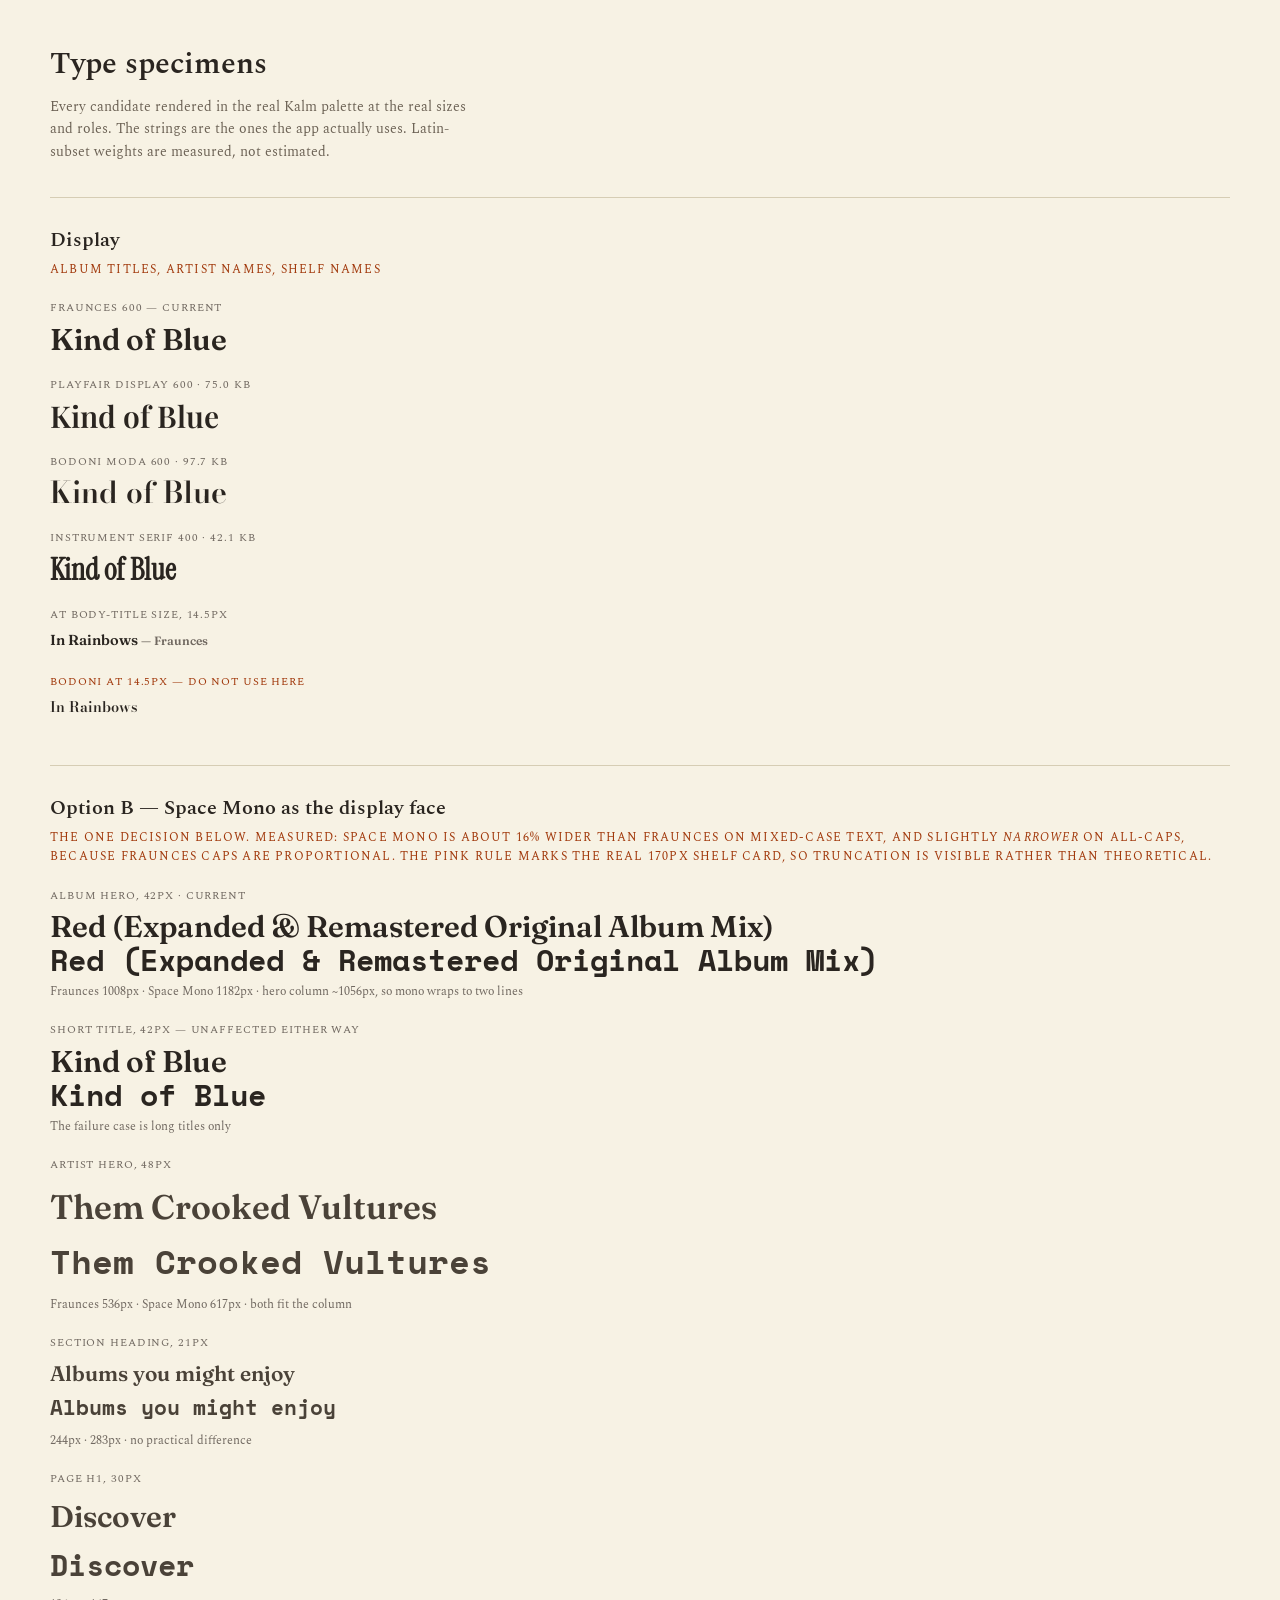
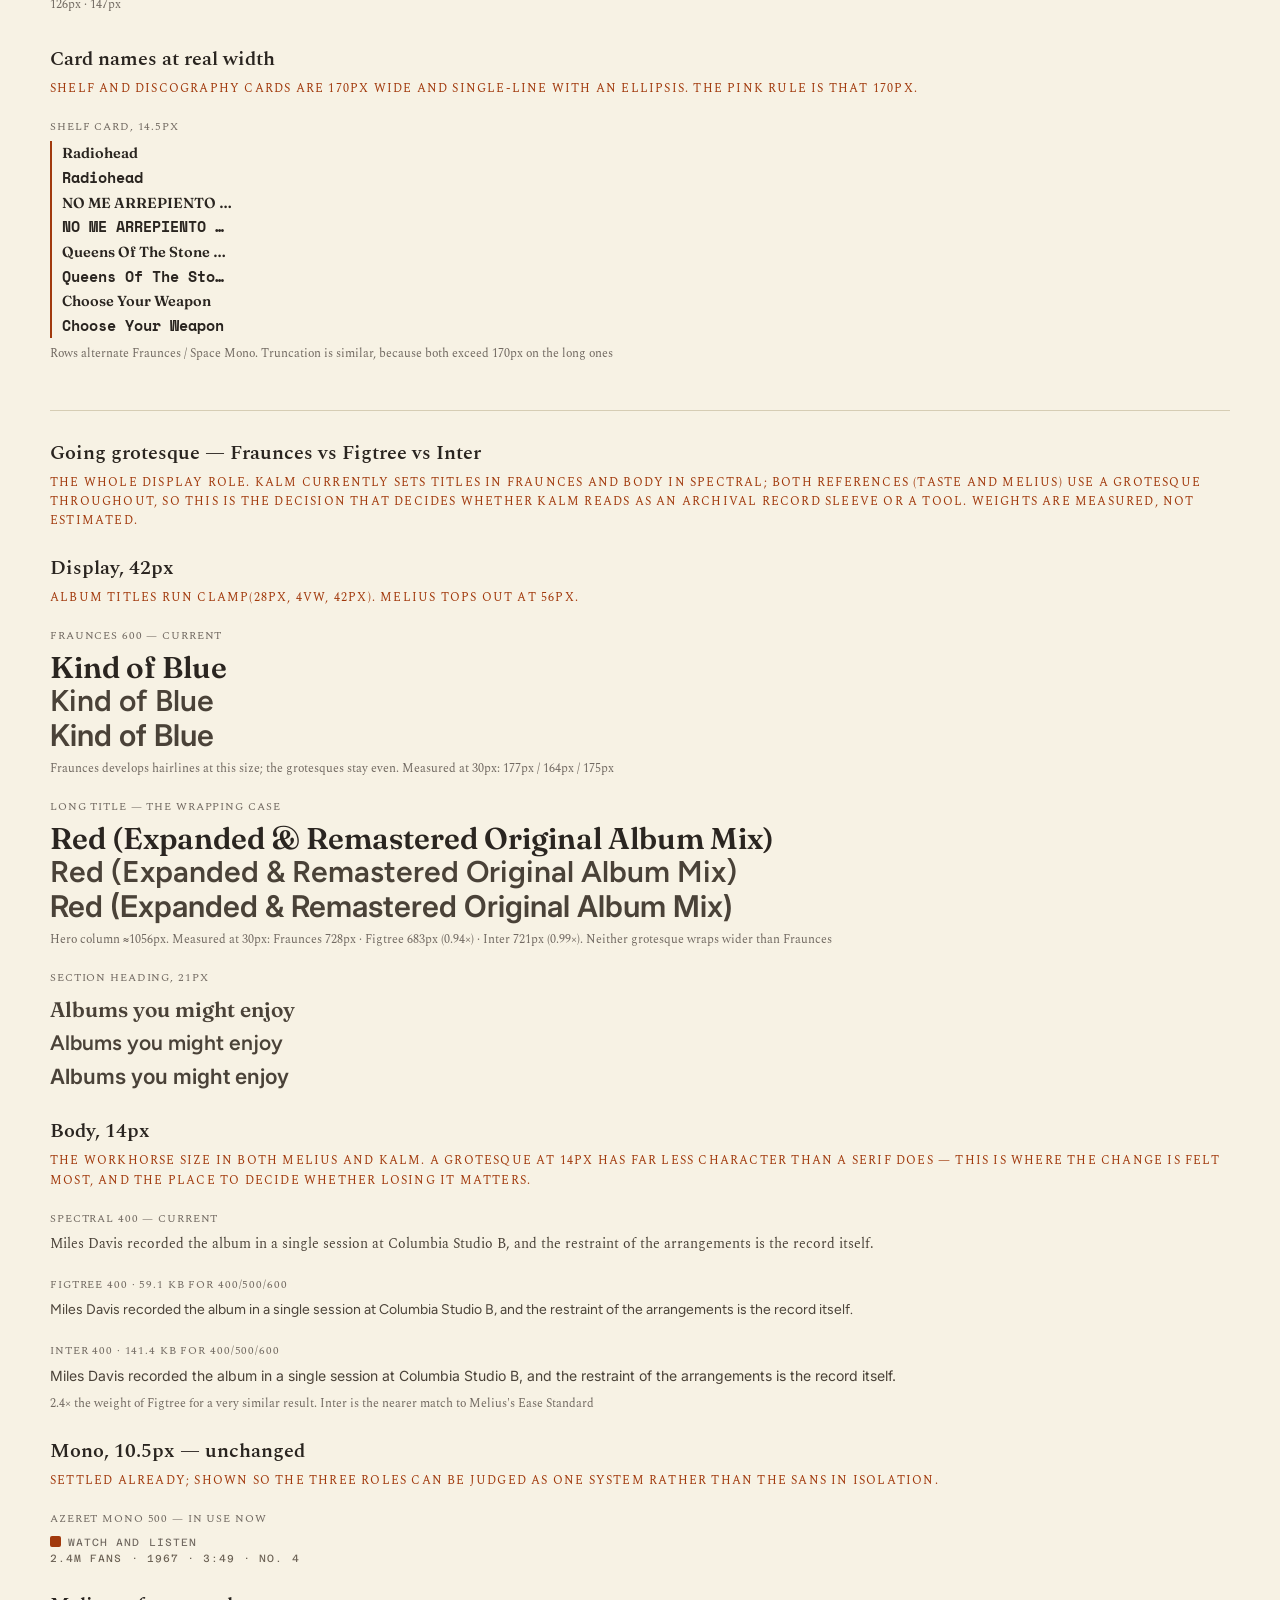
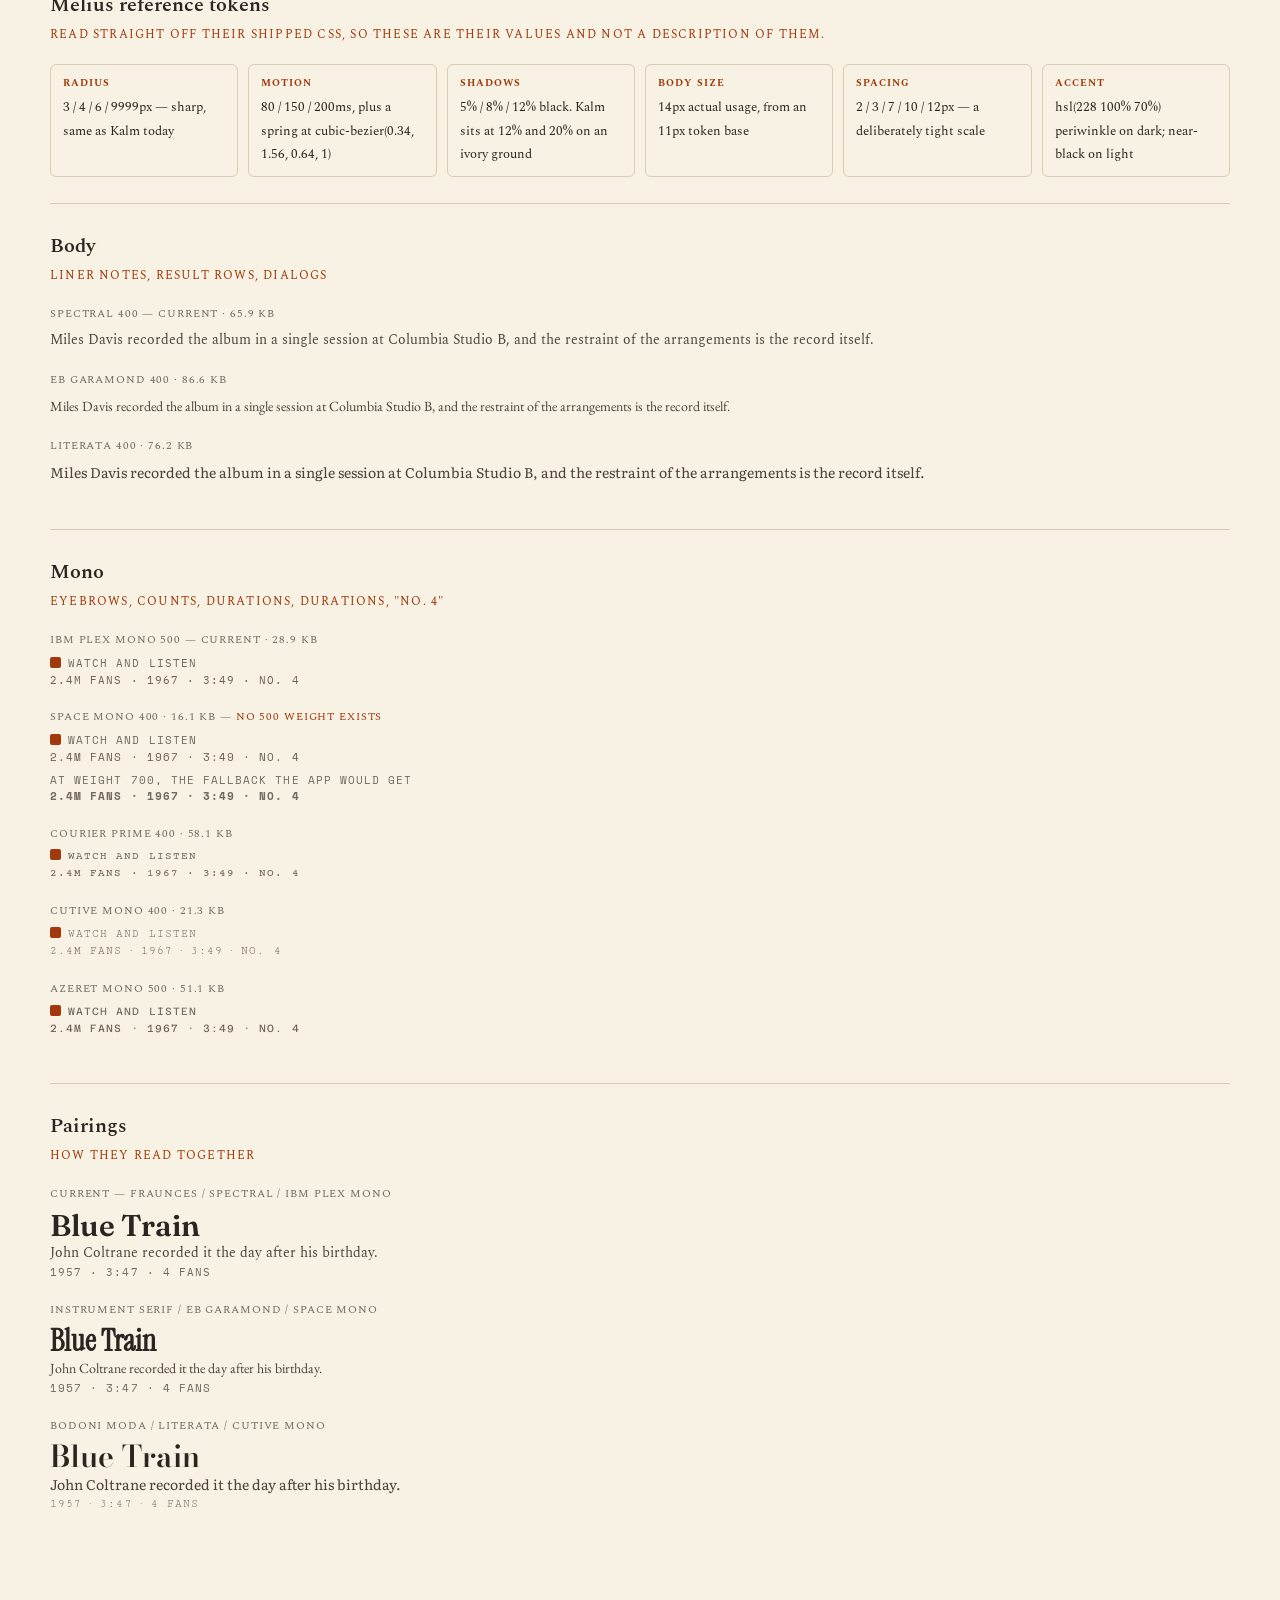
<file: type.html>
<!doctype html>
<html lang="en">
  <head>
    <meta charset="UTF-8" />
    <meta name="viewport" content="width=device-width, initial-scale=1.0" />
    <title>Kalm — type specimens</title>
    <link rel="preconnect" href="https://fonts.googleapis.com" />
    <link rel="preconnect" href="https://fonts.gstatic.com" crossorigin />
    <!-- Every candidate at once, so the page itself is the comparison and no
         switching is needed. Latin-subset weights measured at the bottom. -->
    <link href="https://fonts.googleapis.com/css2?family=Azeret+Mono:wght@400;500&family=Bodoni+Moda:opsz,wght@6..96,400..700&family=Courier+Prime:wght@400;700&family=Cutive+Mono&family=EB+Garamond:wght@400;500&family=Figtree:wght@400;500;600&family=Fraunces:opsz,wght@9..144,400..700&family=IBM+Plex+Mono:wght@400;500&family=Instrument+Serif&family=Inter:wght@400;500;600&family=Literata:wght@400;600&family=Playfair+Display:wght@500;600&family=Space+Mono:wght@400;700&family=Spectral:wght@400;500;600&display=swap" rel="stylesheet" />
    <style>
      /* Same tokens as styles.css, so the specimens are judged in the real
         palette rather than a neutral one. */
      :root {
        --bg: #f7f2e4; --surface: #fdfaf0; --surface-2: #f1ebd9; --surface-3: #e7e0cb;
        --ink: #4a4238; --ink-strong: #2a2520; --muted: #6b6154; --faint: #716961;
        --line: #d6cdb4; --accent: #a1390c; --accent-ink: #f7f2e4;
        --radius-control: 999px;
      }
      * { box-sizing: border-box; }
      body {
        margin: 0; padding: 40px 24px 80px;
        background: var(--bg); color: var(--ink);
        font-family: 'Spectral', Georgia, serif; font-size: 14.5px; line-height: 1.6;
        -webkit-font-smoothing: antialiased;
      }
      .wrap { max-width: 1180px; margin: 0 auto; }
      header { display: flex; align-items: baseline; justify-content: space-between; gap: 16px; margin-bottom: 8px; }
      h1 { margin: 0; color: var(--ink-strong); font-size: 30px; font-weight: 600; }
      .note { color: var(--muted); font-size: 14px; max-width: 62ch; margin: 0 0 34px; }
      button.toggle {
        padding: 7px 15px; border: 2px solid var(--line); border-radius: var(--radius-control);
        background: var(--surface-2); color: var(--ink-strong); cursor: pointer; font: inherit; font-size: 13.5px;
      }
      section { border-top: 1px solid var(--line); padding: 26px 0; }
      h2 { margin: 0 0 4px; color: var(--ink-strong); font-size: 20px; font-weight: 600; }
      .role { margin: 0 0 20px; color: var(--accent); font-size: 12px; letter-spacing: 0.1em; text-transform: uppercase; }
      .row { margin: 0 0 20px; }
      .name { display: block; color: var(--faint); font-size: 11px; letter-spacing: 0.08em; text-transform: uppercase; margin-bottom: 6px; }
      /* Real strings, at the real sizes and roles, so nothing is flattering. */
      .big { font-size: 30px; font-weight: 600; color: var(--ink-strong); line-height: 1.1; }
      .mid { font-size: 14.5px; font-weight: 600; color: var(--ink-strong); }
      .body { font-size: 14px; color: var(--ink); }
      .micro { font-size: 10.5px; letter-spacing: 0.1em; text-transform: uppercase; color: var(--faint); }
      .swatch { display: inline-block; width: 11px; height: 11px; border-radius: 2px; background: var(--accent); vertical-align: -1px; margin-right: 7px; }
      .cost { color: var(--faint); font-size: 12px; }
      /* Each candidate declares its own stack, so a swap is one line of CSS. */
      .d-fraunces { font-family: 'Fraunces', serif; }
      .d-playfair { font-family: 'Playfair Display', serif; }
      .d-bodoni  { font-family: 'Bodoni Moda', serif; }
      .d-instru  { font-family: 'Instrument Serif', serif; }
      .d-space   { font-family: 'Space Mono', 'Courier New', monospace; }
      .d-figtree { font-family: 'Figtree', system-ui, sans-serif; }
      .d-inter   { font-family: 'Inter', system-ui, sans-serif; }
      /* Melius reference tokens, quoted so the specimen is judged against the
         system it is imitating rather than in a vacuum. */
      .refgrid { display: grid; grid-template-columns: repeat(auto-fit, minmax(150px, 1fr)); gap: 10px; margin-top: 6px; }
      .refcell { border: 1px solid var(--line); border-radius: 6px; padding: 10px 12px; }
      .refcell b { display: block; color: var(--accent); font-family: var(--font-mono); font-size: 10px; letter-spacing: 0.1em; text-transform: uppercase; margin-bottom: 5px; }
      .refcell span { color: var(--ink-strong); font-size: 13px; }
      /* Real card width, with the boundary drawn so truncation is visible. */
      .cardbox { border-left: 2px solid var(--accent); padding-left: 10px; }
      .cname {
        font-size: 14.5px; font-weight: 600; color: var(--ink-strong);
        white-space: nowrap; overflow: hidden; text-overflow: ellipsis;
        max-width: 170px; line-height: 1.7;
      }
      .cardbox .d-space { font-weight: 700; }
      .verdict { margin: 6px 0 0; color: var(--faint); font-size: 12px; }
      .b-spectral { font-family: 'Spectral', serif; }
      .b-garamond{ font-family: 'EB Garamond', serif; }
      .b-literata{ font-family: 'Literata', serif; }
      .m-plex    { font-family: 'IBM Plex Mono', monospace; }
      .m-space   { font-family: 'Space Mono', monospace; }
      .m-courier { font-family: 'Courier Prime', monospace; }
      .m-cutive  { font-family: 'Cutive Mono', monospace; }
      .m-azeret  { font-family: 'Azeret Mono', monospace; }
      mark { background: none; color: var(--accent); }
    </style>
  </head>
  <body>
    <div class="wrap">
      <header>
        <h1>Type specimens</h1>
      </header>
      <p class="note">
        Every candidate rendered in the real Kalm palette at the real sizes and
        roles. The strings are the ones the app actually uses. Latin-subset
        weights are measured, not estimated.
      </p>

      <section>
        <h2>Display</h2>
        <p class="role">Album titles, artist names, shelf names</p>

        <div class="row"><span class="name">Fraunces 600 — current</span>
          <div class="d-fraunces big">Kind of Blue</div></div>
        <div class="row"><span class="name">Playfair Display 600 · 75.0 KB</span>
          <div class="d-playfair big">Kind of Blue</div></div>
        <div class="row"><span class="name">Bodoni Moda 600 · 97.7 KB</span>
          <div class="d-bodoni big">Kind of Blue</div></div>
        <div class="row"><span class="name">Instrument Serif 400 · 42.1 KB</span>
          <div class="d-instru big">Kind of Blue</div></div>

        <div class="row"><span class="name">at body-title size, 14.5px</span>
          <div class="d-fraunces mid">In Rainbows <span class="cost">— Fraunces</span></div></div>
        <div class="row"><span class="name" style="color:var(--accent)">Bodoni at 14.5px — do not use here</span>
          <div class="d-bodoni mid">In Rainbows</div></div>
      </section>

      <section>
        <h2>Option B — Space Mono as the display face</h2>
        <p class="role">
          The one decision below. Measured: Space Mono is about 16% wider than
          Fraunces on mixed-case text, and slightly <em>narrower</em> on all-caps,
          because Fraunces caps are proportional. The pink rule marks the real
          170px shelf card, so truncation is visible rather than theoretical.
        </p>

        <div class="row">
          <span class="name">album hero, 42px · current</span>
          <div class="d-fraunces big">Red (Expanded &amp; Remastered Original Album Mix)</div>
          <div class="d-space big">Red (Expanded &amp; Remastered Original Album Mix)</div>
          <p class="verdict">Fraunces 1008px &middot; Space Mono 1182px &middot; hero column ~1056px, so mono wraps to two lines</p>
        </div>

        <div class="row">
          <span class="name">short title, 42px — unaffected either way</span>
          <div class="d-fraunces big">Kind of Blue</div>
          <div class="d-space big">Kind of Blue</div>
          <p class="verdict">The failure case is long titles only</p>
        </div>

        <div class="row">
          <span class="name">artist hero, 48px</span>
          <div class="d-fraunces" style="font-size:34px;font-weight:600">Them Crooked Vultures</div>
          <div class="d-space" style="font-size:34px;font-weight:700">Them Crooked Vultures</div>
          <p class="verdict">Fraunces 536px &middot; Space Mono 617px &middot; both fit the column</p>
        </div>

        <div class="row">
          <span class="name">section heading, 21px</span>
          <div class="d-fraunces" style="font-size:21px;font-weight:600">Albums you might enjoy</div>
          <div class="d-space" style="font-size:21px;font-weight:700">Albums you might enjoy</div>
          <p class="verdict">244px &middot; 283px &middot; no practical difference</p>
        </div>

        <div class="row">
          <span class="name">page H1, 30px</span>
          <div class="d-fraunces" style="font-size:30px;font-weight:600">Discover</div>
          <div class="d-space" style="font-size:30px;font-weight:700">Discover</div>
          <p class="verdict">126px &middot; 147px</p>
        </div>

        <h2 style="margin-top:28px">Card names at real width</h2>
        <p class="role">
          Shelf and discography cards are 170px wide and single-line with an
          ellipsis. The pink rule is that 170px.
        </p>
        <div class="row">
          <span class="name">shelf card, 14.5px</span>
          <div class="cardbox">
            <div class="d-fraunces cname">Radiohead</div>
            <div class="d-space cname">Radiohead</div>
            <div class="d-fraunces cname">NO ME ARREPIENTO DE SENTIR TANTO</div>
            <div class="d-space cname">NO ME ARREPIENTO DE SENTIR TANTO</div>
            <div class="d-fraunces cname">Queens Of The Stone Age</div>
            <div class="d-space cname">Queens Of The Stone Age</div>
            <div class="d-fraunces cname">Choose Your Weapon</div>
            <div class="d-space cname">Choose Your Weapon</div>
          </div>
          <p class="verdict">Rows alternate Fraunces / Space Mono. Truncation is similar, because both exceed 170px on the long ones</p>
        </div>
      </section>

      <section>
        <h2>Going grotesque — Fraunces vs Figtree vs Inter</h2>
        <p class="role">
          The whole display role. Kalm currently sets titles in Fraunces and body
          in Spectral; both references (TASTE and Melius) use a grotesque
          throughout, so this is the decision that decides whether Kalm reads as
          an archival record sleeve or a tool. Weights are measured, not
          estimated.
        </p>

        <h2 style="margin-top:22px">Display, 42px</h2>
        <p class="role">Album titles run clamp(28px, 4vw, 42px). Melius tops out at 56px.</p>
        <div class="row"><span class="name">Fraunces 600 — current</span>
          <div class="d-fraunces big">Kind of Blue</div>
          <div class="d-figtree" style="font-size:30px;font-weight:600;line-height:1.15">Kind of Blue</div>
          <div class="d-inter" style="font-size:30px;font-weight:600;line-height:1.15">Kind of Blue</div>
          <p class="verdict">Fraunces develops hairlines at this size; the grotesques stay even. Measured at 30px: 177px / 164px / 175px</p></div>

        <div class="row"><span class="name">long title — the wrapping case</span>
          <div class="d-fraunces big">Red (Expanded &amp; Remastered Original Album Mix)</div>
          <div class="d-figtree" style="font-size:30px;font-weight:600;line-height:1.15">Red (Expanded &amp; Remastered Original Album Mix)</div>
          <div class="d-inter" style="font-size:30px;font-weight:600;line-height:1.15">Red (Expanded &amp; Remastered Original Album Mix)</div>
          <p class="verdict">Hero column ≈1056px. Measured at 30px: Fraunces 728px · Figtree 683px (0.94×) · Inter 721px (0.99×). Neither grotesque wraps wider than Fraunces</p></div>

        <div class="row"><span class="name">section heading, 21px</span>
          <div class="d-fraunces" style="font-size:21px;font-weight:600">Albums you might enjoy</div>
          <div class="d-figtree" style="font-size:21px;font-weight:600">Albums you might enjoy</div>
          <div class="d-inter" style="font-size:21px;font-weight:600">Albums you might enjoy</div></div>

        <h2 style="margin-top:22px">Body, 14px</h2>
        <p class="role">
          The workhorse size in both Melius and Kalm. A grotesque at 14px has far
          less character than a serif does — this is where the change is felt
          most, and the place to decide whether losing it matters.
        </p>
        <div class="row"><span class="name">Spectral 400 — current</span>
          <div class="b-spectral body">Miles Davis recorded the album in a single session at Columbia Studio B, and the restraint of the arrangements is the record itself.</div></div>
        <div class="row"><span class="name">Figtree 400 · 59.1 KB for 400/500/600</span>
          <div class="d-figtree body">Miles Davis recorded the album in a single session at Columbia Studio B, and the restraint of the arrangements is the record itself.</div></div>
        <div class="row"><span class="name">Inter 400 · 141.4 KB for 400/500/600</span>
          <div class="d-inter body">Miles Davis recorded the album in a single session at Columbia Studio B, and the restraint of the arrangements is the record itself.</div>
          <p class="verdict">2.4&times; the weight of Figtree for a very similar result. Inter is the nearer match to Melius's Ease Standard</p></div>

        <h2 style="margin-top:22px">Mono, 10.5px — unchanged</h2>
        <p class="role">Settled already; shown so the three roles can be judged as one system rather than the sans in isolation.</p>
        <div class="row"><span class="name">Azeret Mono 500 — in use now</span>
          <div class="m-azeret micro"><span class="swatch"></span>Watch and listen</div>
          <div class="m-azeret micro" style="color:var(--muted)">2.4M FANS · 1967 · 3:49 · NO. 4</div></div>

        <h2 style="margin-top:22px">Melius reference tokens</h2>
        <p class="role">Read straight off their shipped CSS, so these are their values and not a description of them.</p>
        <div class="refgrid">
          <div class="refcell"><b>Radius</b><span>3 / 4 / 6 / 9999px — sharp, same as Kalm today</span></div>
          <div class="refcell"><b>Motion</b><span>80 / 150 / 200ms, plus a spring at cubic-bezier(0.34, 1.56, 0.64, 1)</span></div>
          <div class="refcell"><b>Shadows</b><span>5% / 8% / 12% black. Kalm sits at 12% and 20% on an ivory ground</span></div>
          <div class="refcell"><b>Body size</b><span>14px actual usage, from an 11px token base</span></div>
          <div class="refcell"><b>Spacing</b><span>2 / 3 / 7 / 10 / 12px — a deliberately tight scale</span></div>
          <div class="refcell"><b>Accent</b><span>hsl(228 100% 70%) periwinkle on dark; near-black on light</span></div>
        </div>
      </section>

      <section>
        <h2>Body</h2>
        <p class="role">Liner notes, result rows, dialogs</p>

        <div class="row"><span class="name">Spectral 400 — current · 65.9 KB</span>
          <div class="b-spectral body">Miles Davis recorded the album in a single session at Columbia Studio B, and the restraint of the arrangements is the record itself.</div></div>
        <div class="row"><span class="name">EB Garamond 400 · 86.6 KB</span>
          <div class="b-garamond body">Miles Davis recorded the album in a single session at Columbia Studio B, and the restraint of the arrangements is the record itself.</div></div>
        <div class="row"><span class="name">Literata 400 · 76.2 KB</span>
          <div class="b-literata body">Miles Davis recorded the album in a single session at Columbia Studio B, and the restraint of the arrangements is the record itself.</div></div>
      </section>

      <section>
        <h2>Mono</h2>
        <p class="role">Eyebrows, counts, durations, durations, "No. 4"</p>

        <div class="row"><span class="name">IBM Plex Mono 500 — current · 28.9 KB</span>
          <div class="m-plex micro"><span class="swatch"></span>Watch and listen</div>
          <div class="m-plex micro" style="color:var(--muted)">2.4M FANS · 1967 · 3:49 · NO. 4</div></div>

        <div class="row"><span class="name">Space Mono 400 · 16.1 KB — <mark>no 500 weight exists</mark></span>
          <div class="m-space micro"><span class="swatch"></span>Watch and listen</div>
          <div class="m-space micro" style="color:var(--muted)">2.4M FANS · 1967 · 3:49 · NO. 4</div>
          <div class="m-space micro" style="color:var(--faint); margin-top:6px">at weight 700, the fallback the app would get</div>
          <div class="m-space micro" style="color:var(--faint); font-weight:700">2.4M FANS · 1967 · 3:49 · NO. 4</div></div>

        <div class="row"><span class="name">Courier Prime 400 · 58.1 KB</span>
          <div class="m-courier micro"><span class="swatch"></span>Watch and listen</div>
          <div class="m-courier micro" style="color:var(--muted)">2.4M FANS · 1967 · 3:49 · NO. 4</div></div>

        <div class="row"><span class="name">Cutive Mono 400 · 21.3 KB</span>
          <div class="m-cutive micro"><span class="swatch"></span>Watch and listen</div>
          <div class="m-cutive micro" style="color:var(--muted)">2.4M FANS · 1967 · 3:49 · NO. 4</div></div>

        <div class="row"><span class="name">Azeret Mono 500 · 51.1 KB</span>
          <div class="m-azeret micro"><span class="swatch"></span>Watch and listen</div>
          <div class="m-azeret micro" style="color:var(--muted)">2.4M FANS · 1967 · 3:49 · NO. 4</div></div>
      </section>

      <section>
        <h2>Pairings</h2>
        <p class="role">How they read together</p>
        <div class="row"><span class="name">Current — Fraunces / Spectral / IBM Plex Mono</span>
          <div class="d-fraunces big">Blue Train</div>
          <div class="b-spectral body">John Coltrane recorded it the day after his birthday.</div>
          <div class="m-plex micro">1957 · 3:47 · 4 FANS</div></div>
        <div class="row"><span class="name">Instrument Serif / EB Garamond / Space Mono</span>
          <div class="d-instru big">Blue Train</div>
          <div class="b-garamond body">John Coltrane recorded it the day after his birthday.</div>
          <div class="m-space micro">1957 · 3:47 · 4 FANS</div></div>
        <div class="row"><span class="name">Bodoni Moda / Literata / Cutive Mono</span>
          <div class="d-bodoni big">Blue Train</div>
          <div class="b-literata body">John Coltrane recorded it the day after his birthday.</div>
          <div class="m-cutive micro">1957 · 3:47 · 4 FANS</div></div>
      </section>
    </div>
    <script>
      // One theme, so there is nothing to switch. The button was removed along
      // with html.light rather than left as a control that does nothing.
    </script>
  </body>
</html>
</file>
